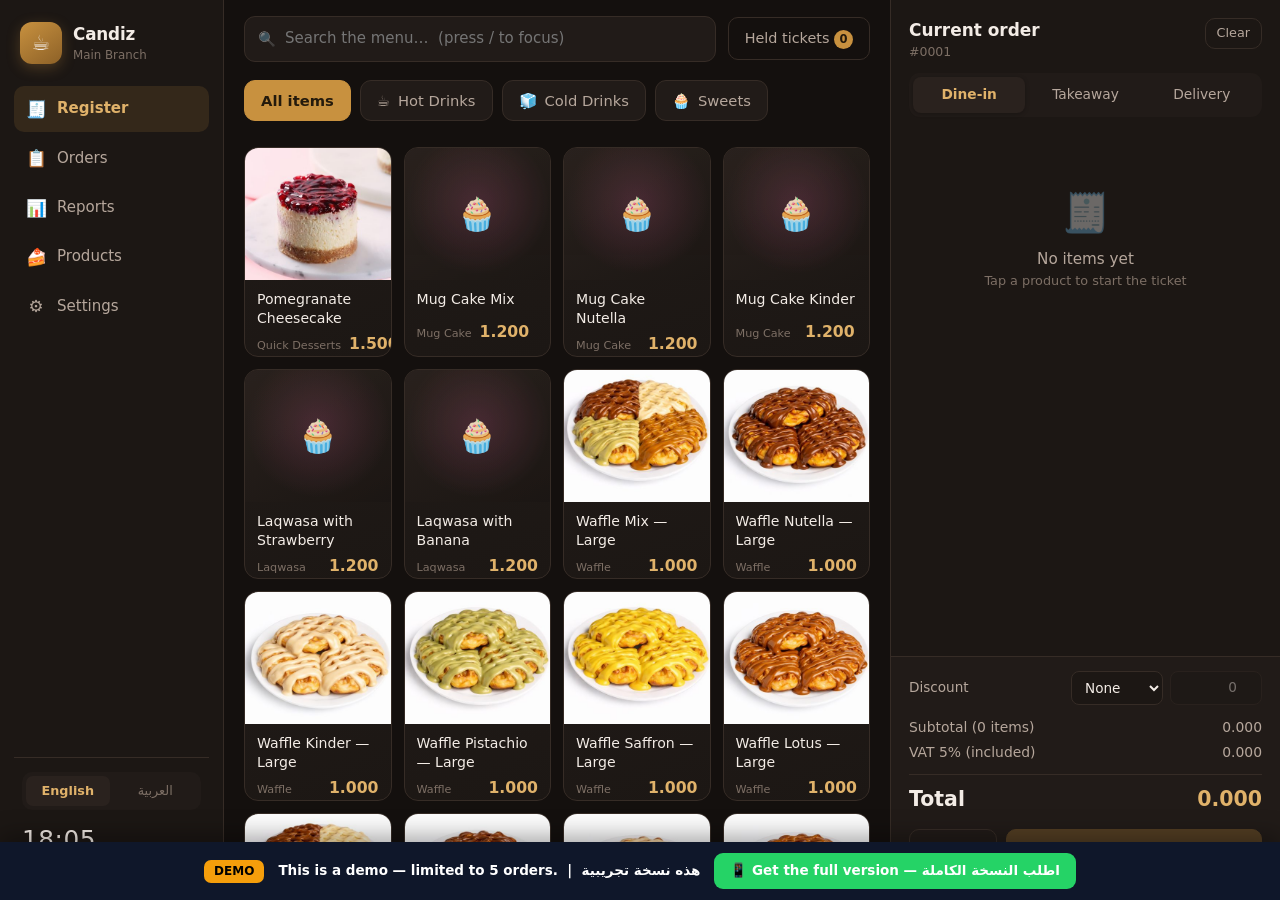
<file: index.html>
<!DOCTYPE html>
<html lang="en" dir="ltr">
<head>
<meta charset="utf-8">
<meta name="viewport" content="width=device-width, initial-scale=1">
<title>Candiz POS — Point of Sale</title>
<link rel="preconnect" href="https://fonts.googleapis.com">
<link rel="preconnect" href="https://fonts.gstatic.com" crossorigin>
<link href="https://fonts.googleapis.com/css2?family=Cairo:wght@400;600;700&display=swap" rel="stylesheet">
<link rel="stylesheet" href="css/styles.css?v=5">
<link rel="icon" href="data:image/svg+xml,<svg xmlns='http://www.w3.org/2000/svg' viewBox='0 0 100 100'><text y='.9em' font-size='90'>☕</text></svg>">
</head>
<body>

<div class="app">

  <!-- ============ SIDEBAR ============ -->
  <aside class="sidebar">
    <div class="brand">
      <div class="brand-mark">☕</div>
      <div class="brand-text">
        <strong id="brandName">Candiz</strong>
        <span id="brandBranch">Main Branch</span>
      </div>
    </div>

    <nav class="nav" id="nav">
      <button class="nav-item active" data-view="pos">     <span class="ico">🧾</span> <span data-i18n="nav_pos">Register</span></button>
      <button class="nav-item"        data-view="orders">  <span class="ico">📋</span> <span data-i18n="nav_orders">Orders</span></button>
      <button class="nav-item"        data-view="reports"> <span class="ico">📊</span> <span data-i18n="nav_reports">Reports</span></button>
      <button class="nav-item"        data-view="products"><span class="ico">🍰</span> <span data-i18n="nav_products">Products</span></button>
      <button class="nav-item"        data-view="settings"><span class="ico">⚙️</span> <span data-i18n="nav_settings">Settings</span></button>
    </nav>

    <div class="sidebar-foot">
      <div class="lang-switch" id="langSwitch">
        <button class="active" data-lang="en">English</button>
        <button data-lang="ar">العربية</button>
      </div>
      <div class="clock" id="clock">--:--</div>
      <div class="date" id="today">—</div>
    </div>
  </aside>

  <!-- ============ MAIN ============ -->
  <main class="main">

    <!-- ---------- REGISTER ---------- -->
    <section class="view active" id="view-pos">
      <div class="pos">

        <div class="pos-menu">
          <header class="toolbar">
            <div class="search-wrap">
              <span class="search-ico">🔍</span>
              <input type="search" id="search" data-i18n-ph="search_ph" placeholder="Search the menu…" autocomplete="off">
            </div>
            <button class="btn ghost" id="heldBtn"><span data-i18n="held_tickets">Held tickets</span> <span class="pill" id="heldCount">0</span></button>
          </header>

          <div class="cat-tabs" id="catTabs"></div>
          <div class="sub-tabs" id="subTabs"></div>

          <div class="grid" id="grid"></div>
        </div>

        <!-- ---------- CART ---------- -->
        <aside class="cart">
          <div class="cart-head">
            <div>
              <div class="cart-title" data-i18n="current_order">Current order</div>
              <div class="cart-sub" id="orderNoLabel">#0001</div>
            </div>
            <button class="btn ghost small" id="clearCart" data-i18n="clear">Clear</button>
          </div>

          <div class="seg" id="orderType">
            <button class="active" data-type="Dine-in" data-i18n="dine_in">Dine-in</button>
            <button data-type="Takeaway" data-i18n="takeaway">Takeaway</button>
            <button data-type="Delivery" data-i18n="delivery">Delivery</button>
          </div>

          <div class="cart-items" id="cartItems"></div>

          <div class="cart-foot">
            <div class="disc-row">
              <label data-i18n="discount">Discount</label>
              <div class="disc-controls">
                <select id="discType">
                  <option value="none" data-i18n="none">None</option>
                  <option value="percent">%</option>
                  <option value="amount" data-i18n="amount">Amount</option>
                </select>
                <input type="number" id="discValue" min="0" step="0.001" value="0" disabled>
              </div>
            </div>

            <div class="totals" id="totals"></div>

            <div class="cart-actions">
              <button class="btn ghost" id="holdBtn" data-i18n="hold">Hold</button>
              <button class="btn primary big" id="payBtn" disabled><span data-i18n="charge">Charge</span> <span id="payAmount">0.000</span></button>
            </div>
          </div>
        </aside>
      </div>
    </section>

    <!-- ---------- ORDERS ---------- -->
    <section class="view" id="view-orders">
      <header class="page-head">
        <h1 data-i18n="orders_title">Orders</h1>
        <div class="page-tools">
          <input type="date" id="ordDate">
          <input type="search" id="ordSearch" data-i18n-ph="ord_search_ph" placeholder="Order # or item…">
          <button class="btn ghost" id="ordAll" data-i18n="all_dates">All dates</button>
          <button class="btn primary" id="ordExcel"><span class="xl-ico">🟩</span> <span data-i18n="export_excel">Export to Excel</span></button>
        </div>
      </header>
      <div class="page-body">
        <div class="ord-summary" id="ordSummary"></div>
        <div class="table-wrap">
          <table class="table" id="ordTable">
            <thead>
              <tr>
                <th data-i18n="th_no">#</th><th data-i18n="th_time">Time</th>
                <th data-i18n="th_type">Type</th><th class="num" data-i18n="th_items">Items</th>
                <th class="num" data-i18n="th_total">Total</th><th data-i18n="th_payment">Payment</th>
                <th data-i18n="th_status">Status</th><th></th>
              </tr>
            </thead>
            <tbody></tbody>
          </table>
        </div>
      </div>
    </section>

    <!-- ---------- REPORTS ---------- -->
    <section class="view" id="view-reports">
      <header class="page-head">
        <h1 data-i18n="reports_title">Reports</h1>
        <div class="page-tools">
          <div class="seg small" id="rangePresets">
            <button class="active" data-range="today" data-i18n="today">Today</button>
            <button data-range="yesterday" data-i18n="yesterday">Yesterday</button>
            <button data-range="week" data-i18n="this_week">This week</button>
            <button data-range="month" data-i18n="this_month">This month</button>
            <button data-range="all" data-i18n="all_time">All time</button>
          </div>
          <input type="date" id="repFrom">
          <span class="dash">→</span>
          <input type="date" id="repTo">
          <button class="btn primary" id="repExcel"><span class="xl-ico">🟩</span> <span data-i18n="export_excel">Export to Excel</span></button>
          <button class="btn ghost" id="repExport" data-i18n="export_csv">Export CSV</button>
        </div>
      </header>

      <div class="page-body">
        <div class="kpis" id="kpis"></div>

        <div class="rep-grid">
          <div class="card">
            <h3 data-i18n="sales_by_hour">Sales by hour</h3>
            <div class="chart" id="hourChart"></div>
          </div>
          <div class="card">
            <h3 data-i18n="payment_methods">Payment methods</h3>
            <div id="payChart"></div>
          </div>
        </div>

        <div class="rep-grid">
          <div class="card">
            <h3 data-i18n="units_by_product">Units sold by product</h3>
            <div class="table-wrap tall">
              <table class="table" id="prodTable">
                <thead><tr>
                  <th data-i18n="th_product">Product</th><th data-i18n="th_category">Category</th>
                  <th class="num" data-i18n="th_units">Units</th><th class="num" data-i18n="th_revenue">Revenue</th>
                  <th class="num" data-i18n="th_profit">Profit</th>
                </tr></thead>
                <tbody></tbody>
              </table>
            </div>
          </div>
          <div class="card">
            <h3 data-i18n="by_category">By category</h3>
            <div id="catBreak"></div>
            <h3 class="mt" data-i18n="daily_revenue">Daily revenue</h3>
            <div class="table-wrap">
              <table class="table" id="dayTable">
                <thead><tr>
                  <th data-i18n="th_date">Date</th><th class="num" data-i18n="th_no">Orders</th>
                  <th class="num" data-i18n="th_units">Units</th><th class="num" data-i18n="th_revenue">Revenue</th>
                </tr></thead>
                <tbody></tbody>
              </table>
            </div>
          </div>
        </div>
      </div>
    </section>

    <!-- ---------- PRODUCTS ---------- -->
    <section class="view" id="view-products">
      <header class="page-head">
        <h1 data-i18n="products_title">Products</h1>
        <div class="page-tools">
          <input type="search" id="prodSearch" data-i18n-ph="prod_search_ph" placeholder="Search products…">
          <button class="btn ghost" id="prodReset" data-i18n="reset_menu">Reset to Candiz menu</button>
          <button class="btn primary" id="prodNew" data-i18n="new_product">+ New product</button>
        </div>
      </header>
      <div class="page-body">
        <div class="table-wrap">
          <table class="table" id="mgmtTable">
            <thead>
              <tr>
                <th style="width:64px"></th>
                <th data-i18n="th_name">Name</th><th data-i18n="th_category">Category</th>
                <th data-i18n="th_sub">Sub-category</th><th class="num" data-i18n="th_price">Price</th>
                <th class="num" data-i18n="th_cost">Cost</th><th class="num" data-i18n="th_margin">Margin</th>
                <th data-i18n="th_status">Status</th><th></th>
              </tr>
            </thead>
            <tbody></tbody>
          </table>
        </div>
      </div>
    </section>

    <!-- ---------- SETTINGS ---------- -->
    <section class="view" id="view-settings">
      <header class="page-head"><h1 data-i18n="settings_title">Settings</h1></header>
      <div class="page-body">
        <div class="set-grid">

          <div class="card">
            <h3 data-i18n="shop_details">Shop details</h3>
            <label class="field"><span data-i18n="shop_name">Shop name</span><input id="setName"></label>
            <label class="field"><span data-i18n="tagline">Tagline</span><input id="setTagline"></label>
            <label class="field"><span data-i18n="branch">Branch</span><input id="setBranch"></label>
            <label class="field"><span data-i18n="phone">Phone</span><input id="setPhone"></label>
            <label class="field"><span data-i18n="address">Address</span><input id="setAddress"></label>
            <label class="field"><span data-i18n="vat_number">VAT number</span><input id="setVatNo"></label>
          </div>

          <div class="card">
            <h3 data-i18n="money_tax">Money &amp; tax</h3>
            <label class="field"><span data-i18n="currency_code">Currency code</span><input id="setCurrency"></label>
            <label class="field"><span data-i18n="decimals">Decimal places</span><input type="number" id="setDecimals" min="0" max="3"></label>
            <label class="field"><span data-i18n="vat_rate">VAT rate (%)</span><input type="number" id="setVat" min="0" step="0.1"></label>
            <label class="field checkbox"><input type="checkbox" id="setVatIncl"><span data-i18n="prices_incl_vat">Menu prices already include VAT</span></label>
            <label class="field"><span data-i18n="service_charge">Service charge (%)</span><input type="number" id="setService" min="0" step="0.1"></label>
          </div>

          <div class="card">
            <h3 data-i18n="receipt">Receipt</h3>
            <label class="field"><span data-i18n="paper_width">Paper width</span>
              <select id="setWidth"><option value="80">80 mm</option><option value="58">58 mm</option></select>
            </label>
            <label class="field"><span data-i18n="footer_msg">Footer message</span><input id="setFooter"></label>
            <label class="field"><span data-i18n="next_order_no">Next order number</span><input type="number" id="setNextNo" min="1"></label>
            <label class="field checkbox"><input type="checkbox" id="setBilingual"><span data-i18n="bilingual_receipt">Print receipts in both languages</span></label>
            <button class="btn ghost" id="testPrint" data-i18n="test_receipt">Print a test receipt</button>
          </div>

          <div class="card">
            <h3 data-i18n="data">Data</h3>
            <p class="muted" data-i18n="data_note">Everything is stored in this browser. Back it up regularly.</p>
            <div class="btn-row">
              <button class="btn ghost" id="backupBtn" data-i18n="download_backup">Download backup</button>
              <button class="btn ghost" id="restoreBtn" data-i18n="restore_backup">Restore backup</button>
              <input type="file" id="restoreFile" accept="application/json" hidden>
            </div>
            <div class="btn-row">
              <button class="btn ghost" id="demoBtn" data-i18n="demo_data">Generate 30 days of sample sales</button>
            </div>
            <hr>
            <p class="muted danger-note" data-i18n="cannot_undo">These cannot be undone.</p>
            <div class="btn-row">
              <button class="btn danger ghost" id="clearOrdersBtn" data-i18n="delete_orders">Delete all orders</button>
              <button class="btn danger ghost" id="resetAllBtn" data-i18n="factory_reset">Factory reset</button>
            </div>
          </div>

        </div>
        <div class="save-bar"><button class="btn primary" id="saveSettings" data-i18n="save_settings">Save settings</button><span id="saveMsg"></span></div>
      </div>
    </section>

  </main>
</div>

<!-- ============ MODALS ============ -->
<div class="modal-back" id="payModal" hidden>
  <div class="modal">
    <header class="modal-head"><h2 data-i18n="payment">Payment</h2><button class="x" data-close>×</button></header>
    <div class="modal-body">
      <div class="pay-due">
        <span data-i18n="amount_due">Amount due</span>
        <strong id="payDue">0.000</strong>
      </div>
      <div class="seg" id="payMethod">
        <button class="active" data-method="Cash" data-i18n="cash">Cash</button>
        <button data-method="Card" data-i18n="card">Card</button>
        <button data-method="Transfer" data-i18n="transfer">Transfer</button>
      </div>

      <div id="cashPane">
        <label class="field"><span data-i18n="cash_received">Cash received</span><input type="number" id="cashIn" step="0.001" min="0"></label>
        <div class="quick-cash" id="quickCash"></div>
        <div class="change-row"><span data-i18n="change">Change</span><strong id="changeOut">0.000</strong></div>
      </div>

      <label class="field"><span data-i18n="customer_opt">Customer / car no. (optional)</span><input id="custNote"></label>
    </div>
    <footer class="modal-foot">
      <button class="btn ghost" data-close data-i18n="cancel">Cancel</button>
      <button class="btn primary big" id="confirmPay" data-i18n="complete_print">Complete &amp; print</button>
    </footer>
  </div>
</div>

<div class="modal-back" id="prodModal" hidden>
  <div class="modal">
    <header class="modal-head"><h2 id="prodModalTitle" data-i18n="new_product">New product</h2><button class="x" data-close>×</button></header>
    <div class="modal-body">
      <div class="photo-field">
        <div class="photo-preview" id="pfPreview"><span>🍽️</span></div>
        <div class="photo-actions">
          <span class="field-label" data-i18n="product_photo">Photo</span>
          <button class="btn ghost small" id="pfPickPhoto" data-i18n="choose_photo">Choose photo…</button>
          <button class="btn ghost small" id="pfDropPhoto" data-i18n="remove_photo">Remove</button>
          <input type="file" id="pfPhotoFile" accept="image/*" hidden>
        </div>
      </div>
      <label class="field"><span data-i18n="name_en">Name (English)</span><input id="pfName"></label>
      <label class="field"><span data-i18n="name_ar">Name (Arabic)</span><input id="pfNameAr" dir="rtl"></label>
      <label class="field"><span data-i18n="th_category">Category</span><input id="pfCat" list="catList"><datalist id="catList"></datalist></label>
      <label class="field"><span data-i18n="th_sub">Sub-category</span><input id="pfSub" list="subList"><datalist id="subList"></datalist></label>
      <div class="field-row">
        <label class="field"><span data-i18n="selling_price">Selling price</span><input type="number" id="pfPrice" step="0.001" min="0"></label>
        <label class="field"><span data-i18n="cost_price">Cost</span><input type="number" id="pfCost" step="0.001" min="0"></label>
      </div>
      <label class="field checkbox"><input type="checkbox" id="pfActive" checked><span data-i18n="available_register">Available on the register</span></label>
    </div>
    <footer class="modal-foot">
      <button class="btn ghost" data-close data-i18n="cancel">Cancel</button>
      <button class="btn primary" id="pfSave" data-i18n="save_product">Save product</button>
    </footer>
  </div>
</div>

<div class="modal-back" id="heldModal" hidden>
  <div class="modal">
    <header class="modal-head"><h2 data-i18n="held_tickets">Held tickets</h2><button class="x" data-close>×</button></header>
    <div class="modal-body" id="heldList"></div>
    <footer class="modal-foot"><button class="btn ghost" data-close data-i18n="cancel">Cancel</button></footer>
  </div>
</div>

<div class="toast" id="toast" hidden></div>

<!-- Receipt lives outside .app so print CSS can isolate it -->
<div id="receipt" class="receipt"></div>

<script src="js/menu-data.js?v=5"></script>
<script src="js/i18n.js"></script>
<script src="js/store.js?v=5"></script>
<script src="js/xlsx.js?v=5"></script>
<script src="js/receipt.js?v=5"></script>
<script src="js/pos.js?v=5"></script>
<script src="js/orders.js?v=5"></script>
<script src="js/reports.js?v=5"></script>
<script src="js/products.js?v=5"></script>
<script src="js/settings.js?v=5"></script>
<script src="js/app.js?v=5"></script>
<script src="js/demo.js"></script>
</body>
</html>
</file>
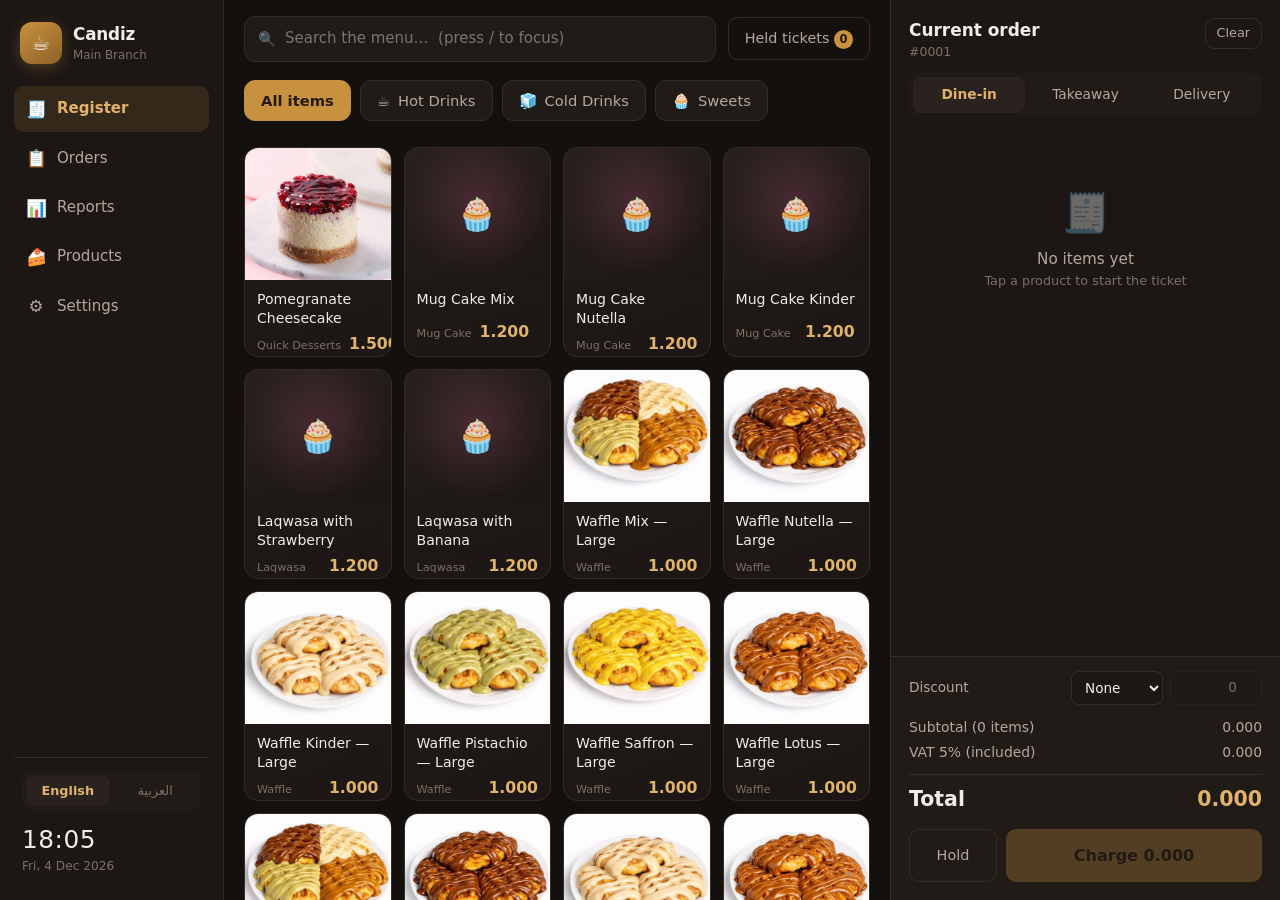
<file: coffeshop/index.html>
<!DOCTYPE html>
<html lang="en" dir="ltr">
<head>
<meta charset="utf-8">
<meta name="viewport" content="width=device-width, initial-scale=1">
<title>Candiz POS — Point of Sale</title>
<link rel="preconnect" href="https://fonts.googleapis.com">
<link rel="preconnect" href="https://fonts.gstatic.com" crossorigin>
<link href="https://fonts.googleapis.com/css2?family=Cairo:wght@400;600;700&display=swap" rel="stylesheet">
<link rel="stylesheet" href="css/styles.css?v=5">
<link rel="icon" href="data:image/svg+xml,<svg xmlns='http://www.w3.org/2000/svg' viewBox='0 0 100 100'><text y='.9em' font-size='90'>☕</text></svg>">
</head>
<body>

<div class="app">

  <!-- ============ SIDEBAR ============ -->
  <aside class="sidebar">
    <div class="brand">
      <div class="brand-mark">☕</div>
      <div class="brand-text">
        <strong id="brandName">Candiz</strong>
        <span id="brandBranch">Main Branch</span>
      </div>
    </div>

    <nav class="nav" id="nav">
      <button class="nav-item active" data-view="pos">     <span class="ico">🧾</span> <span data-i18n="nav_pos">Register</span></button>
      <button class="nav-item"        data-view="orders">  <span class="ico">📋</span> <span data-i18n="nav_orders">Orders</span></button>
      <button class="nav-item"        data-view="reports"> <span class="ico">📊</span> <span data-i18n="nav_reports">Reports</span></button>
      <button class="nav-item"        data-view="products"><span class="ico">🍰</span> <span data-i18n="nav_products">Products</span></button>
      <button class="nav-item"        data-view="settings"><span class="ico">⚙️</span> <span data-i18n="nav_settings">Settings</span></button>
    </nav>

    <div class="sidebar-foot">
      <div class="lang-switch" id="langSwitch">
        <button class="active" data-lang="en">English</button>
        <button data-lang="ar">العربية</button>
      </div>
      <div class="clock" id="clock">--:--</div>
      <div class="date" id="today">—</div>
    </div>
  </aside>

  <!-- ============ MAIN ============ -->
  <main class="main">

    <!-- ---------- REGISTER ---------- -->
    <section class="view active" id="view-pos">
      <div class="pos">

        <div class="pos-menu">
          <header class="toolbar">
            <div class="search-wrap">
              <span class="search-ico">🔍</span>
              <input type="search" id="search" data-i18n-ph="search_ph" placeholder="Search the menu…" autocomplete="off">
            </div>
            <button class="btn ghost" id="heldBtn"><span data-i18n="held_tickets">Held tickets</span> <span class="pill" id="heldCount">0</span></button>
          </header>

          <div class="cat-tabs" id="catTabs"></div>
          <div class="sub-tabs" id="subTabs"></div>

          <div class="grid" id="grid"></div>
        </div>

        <!-- ---------- CART ---------- -->
        <aside class="cart">
          <div class="cart-head">
            <div>
              <div class="cart-title" data-i18n="current_order">Current order</div>
              <div class="cart-sub" id="orderNoLabel">#0001</div>
            </div>
            <button class="btn ghost small" id="clearCart" data-i18n="clear">Clear</button>
          </div>

          <div class="seg" id="orderType">
            <button class="active" data-type="Dine-in" data-i18n="dine_in">Dine-in</button>
            <button data-type="Takeaway" data-i18n="takeaway">Takeaway</button>
            <button data-type="Delivery" data-i18n="delivery">Delivery</button>
          </div>

          <div class="cart-items" id="cartItems"></div>

          <div class="cart-foot">
            <div class="disc-row">
              <label data-i18n="discount">Discount</label>
              <div class="disc-controls">
                <select id="discType">
                  <option value="none" data-i18n="none">None</option>
                  <option value="percent">%</option>
                  <option value="amount" data-i18n="amount">Amount</option>
                </select>
                <input type="number" id="discValue" min="0" step="0.001" value="0" disabled>
              </div>
            </div>

            <div class="totals" id="totals"></div>

            <div class="cart-actions">
              <button class="btn ghost" id="holdBtn" data-i18n="hold">Hold</button>
              <button class="btn primary big" id="payBtn" disabled><span data-i18n="charge">Charge</span> <span id="payAmount">0.000</span></button>
            </div>
          </div>
        </aside>
      </div>
    </section>

    <!-- ---------- ORDERS ---------- -->
    <section class="view" id="view-orders">
      <header class="page-head">
        <h1 data-i18n="orders_title">Orders</h1>
        <div class="page-tools">
          <input type="date" id="ordDate">
          <input type="search" id="ordSearch" data-i18n-ph="ord_search_ph" placeholder="Order # or item…">
          <button class="btn ghost" id="ordAll" data-i18n="all_dates">All dates</button>
          <button class="btn primary" id="ordExcel"><span class="xl-ico">🟩</span> <span data-i18n="export_excel">Export to Excel</span></button>
        </div>
      </header>
      <div class="page-body">
        <div class="ord-summary" id="ordSummary"></div>
        <div class="table-wrap">
          <table class="table" id="ordTable">
            <thead>
              <tr>
                <th data-i18n="th_no">#</th><th data-i18n="th_time">Time</th>
                <th data-i18n="th_type">Type</th><th class="num" data-i18n="th_items">Items</th>
                <th class="num" data-i18n="th_total">Total</th><th data-i18n="th_payment">Payment</th>
                <th data-i18n="th_status">Status</th><th></th>
              </tr>
            </thead>
            <tbody></tbody>
          </table>
        </div>
      </div>
    </section>

    <!-- ---------- REPORTS ---------- -->
    <section class="view" id="view-reports">
      <header class="page-head">
        <h1 data-i18n="reports_title">Reports</h1>
        <div class="page-tools">
          <div class="seg small" id="rangePresets">
            <button class="active" data-range="today" data-i18n="today">Today</button>
            <button data-range="yesterday" data-i18n="yesterday">Yesterday</button>
            <button data-range="week" data-i18n="this_week">This week</button>
            <button data-range="month" data-i18n="this_month">This month</button>
            <button data-range="all" data-i18n="all_time">All time</button>
          </div>
          <input type="date" id="repFrom">
          <span class="dash">→</span>
          <input type="date" id="repTo">
          <button class="btn primary" id="repExcel"><span class="xl-ico">🟩</span> <span data-i18n="export_excel">Export to Excel</span></button>
          <button class="btn ghost" id="repExport" data-i18n="export_csv">Export CSV</button>
        </div>
      </header>

      <div class="page-body">
        <div class="kpis" id="kpis"></div>

        <div class="rep-grid">
          <div class="card">
            <h3 data-i18n="sales_by_hour">Sales by hour</h3>
            <div class="chart" id="hourChart"></div>
          </div>
          <div class="card">
            <h3 data-i18n="payment_methods">Payment methods</h3>
            <div id="payChart"></div>
          </div>
        </div>

        <div class="rep-grid">
          <div class="card">
            <h3 data-i18n="units_by_product">Units sold by product</h3>
            <div class="table-wrap tall">
              <table class="table" id="prodTable">
                <thead><tr>
                  <th data-i18n="th_product">Product</th><th data-i18n="th_category">Category</th>
                  <th class="num" data-i18n="th_units">Units</th><th class="num" data-i18n="th_revenue">Revenue</th>
                  <th class="num" data-i18n="th_profit">Profit</th>
                </tr></thead>
                <tbody></tbody>
              </table>
            </div>
          </div>
          <div class="card">
            <h3 data-i18n="by_category">By category</h3>
            <div id="catBreak"></div>
            <h3 class="mt" data-i18n="daily_revenue">Daily revenue</h3>
            <div class="table-wrap">
              <table class="table" id="dayTable">
                <thead><tr>
                  <th data-i18n="th_date">Date</th><th class="num" data-i18n="th_no">Orders</th>
                  <th class="num" data-i18n="th_units">Units</th><th class="num" data-i18n="th_revenue">Revenue</th>
                </tr></thead>
                <tbody></tbody>
              </table>
            </div>
          </div>
        </div>
      </div>
    </section>

    <!-- ---------- PRODUCTS ---------- -->
    <section class="view" id="view-products">
      <header class="page-head">
        <h1 data-i18n="products_title">Products</h1>
        <div class="page-tools">
          <input type="search" id="prodSearch" data-i18n-ph="prod_search_ph" placeholder="Search products…">
          <button class="btn ghost" id="prodReset" data-i18n="reset_menu">Reset to Candiz menu</button>
          <button class="btn primary" id="prodNew" data-i18n="new_product">+ New product</button>
        </div>
      </header>
      <div class="page-body">
        <div class="table-wrap">
          <table class="table" id="mgmtTable">
            <thead>
              <tr>
                <th style="width:64px"></th>
                <th data-i18n="th_name">Name</th><th data-i18n="th_category">Category</th>
                <th data-i18n="th_sub">Sub-category</th><th class="num" data-i18n="th_price">Price</th>
                <th class="num" data-i18n="th_cost">Cost</th><th class="num" data-i18n="th_margin">Margin</th>
                <th data-i18n="th_status">Status</th><th></th>
              </tr>
            </thead>
            <tbody></tbody>
          </table>
        </div>
      </div>
    </section>

    <!-- ---------- SETTINGS ---------- -->
    <section class="view" id="view-settings">
      <header class="page-head"><h1 data-i18n="settings_title">Settings</h1></header>
      <div class="page-body">
        <div class="set-grid">

          <div class="card">
            <h3 data-i18n="shop_details">Shop details</h3>
            <label class="field"><span data-i18n="shop_name">Shop name</span><input id="setName"></label>
            <label class="field"><span data-i18n="tagline">Tagline</span><input id="setTagline"></label>
            <label class="field"><span data-i18n="branch">Branch</span><input id="setBranch"></label>
            <label class="field"><span data-i18n="phone">Phone</span><input id="setPhone"></label>
            <label class="field"><span data-i18n="address">Address</span><input id="setAddress"></label>
            <label class="field"><span data-i18n="vat_number">VAT number</span><input id="setVatNo"></label>
          </div>

          <div class="card">
            <h3 data-i18n="money_tax">Money &amp; tax</h3>
            <label class="field"><span data-i18n="currency_code">Currency code</span><input id="setCurrency"></label>
            <label class="field"><span data-i18n="decimals">Decimal places</span><input type="number" id="setDecimals" min="0" max="3"></label>
            <label class="field"><span data-i18n="vat_rate">VAT rate (%)</span><input type="number" id="setVat" min="0" step="0.1"></label>
            <label class="field checkbox"><input type="checkbox" id="setVatIncl"><span data-i18n="prices_incl_vat">Menu prices already include VAT</span></label>
            <label class="field"><span data-i18n="service_charge">Service charge (%)</span><input type="number" id="setService" min="0" step="0.1"></label>
          </div>

          <div class="card">
            <h3 data-i18n="receipt">Receipt</h3>
            <label class="field"><span data-i18n="paper_width">Paper width</span>
              <select id="setWidth"><option value="80">80 mm</option><option value="58">58 mm</option></select>
            </label>
            <label class="field"><span data-i18n="footer_msg">Footer message</span><input id="setFooter"></label>
            <label class="field"><span data-i18n="next_order_no">Next order number</span><input type="number" id="setNextNo" min="1"></label>
            <label class="field checkbox"><input type="checkbox" id="setBilingual"><span data-i18n="bilingual_receipt">Print receipts in both languages</span></label>
            <button class="btn ghost" id="testPrint" data-i18n="test_receipt">Print a test receipt</button>
          </div>

          <div class="card">
            <h3 data-i18n="data">Data</h3>
            <p class="muted" data-i18n="data_note">Everything is stored in this browser. Back it up regularly.</p>
            <div class="btn-row">
              <button class="btn ghost" id="backupBtn" data-i18n="download_backup">Download backup</button>
              <button class="btn ghost" id="restoreBtn" data-i18n="restore_backup">Restore backup</button>
              <input type="file" id="restoreFile" accept="application/json" hidden>
            </div>
            <div class="btn-row">
              <button class="btn ghost" id="demoBtn" data-i18n="demo_data">Generate 30 days of sample sales</button>
            </div>
            <hr>
            <p class="muted danger-note" data-i18n="cannot_undo">These cannot be undone.</p>
            <div class="btn-row">
              <button class="btn danger ghost" id="clearOrdersBtn" data-i18n="delete_orders">Delete all orders</button>
              <button class="btn danger ghost" id="resetAllBtn" data-i18n="factory_reset">Factory reset</button>
            </div>
          </div>

        </div>
        <div class="save-bar"><button class="btn primary" id="saveSettings" data-i18n="save_settings">Save settings</button><span id="saveMsg"></span></div>
      </div>
    </section>

  </main>
</div>

<!-- ============ MODALS ============ -->
<div class="modal-back" id="payModal" hidden>
  <div class="modal">
    <header class="modal-head"><h2 data-i18n="payment">Payment</h2><button class="x" data-close>×</button></header>
    <div class="modal-body">
      <div class="pay-due">
        <span data-i18n="amount_due">Amount due</span>
        <strong id="payDue">0.000</strong>
      </div>
      <div class="seg" id="payMethod">
        <button class="active" data-method="Cash" data-i18n="cash">Cash</button>
        <button data-method="Card" data-i18n="card">Card</button>
        <button data-method="Transfer" data-i18n="transfer">Transfer</button>
      </div>

      <div id="cashPane">
        <label class="field"><span data-i18n="cash_received">Cash received</span><input type="number" id="cashIn" step="0.001" min="0"></label>
        <div class="quick-cash" id="quickCash"></div>
        <div class="change-row"><span data-i18n="change">Change</span><strong id="changeOut">0.000</strong></div>
      </div>

      <label class="field"><span data-i18n="customer_opt">Customer / car no. (optional)</span><input id="custNote"></label>
    </div>
    <footer class="modal-foot">
      <button class="btn ghost" data-close data-i18n="cancel">Cancel</button>
      <button class="btn primary big" id="confirmPay" data-i18n="complete_print">Complete &amp; print</button>
    </footer>
  </div>
</div>

<div class="modal-back" id="prodModal" hidden>
  <div class="modal">
    <header class="modal-head"><h2 id="prodModalTitle" data-i18n="new_product">New product</h2><button class="x" data-close>×</button></header>
    <div class="modal-body">
      <div class="photo-field">
        <div class="photo-preview" id="pfPreview"><span>🍽️</span></div>
        <div class="photo-actions">
          <span class="field-label" data-i18n="product_photo">Photo</span>
          <button class="btn ghost small" id="pfPickPhoto" data-i18n="choose_photo">Choose photo…</button>
          <button class="btn ghost small" id="pfDropPhoto" data-i18n="remove_photo">Remove</button>
          <input type="file" id="pfPhotoFile" accept="image/*" hidden>
        </div>
      </div>
      <label class="field"><span data-i18n="name_en">Name (English)</span><input id="pfName"></label>
      <label class="field"><span data-i18n="name_ar">Name (Arabic)</span><input id="pfNameAr" dir="rtl"></label>
      <label class="field"><span data-i18n="th_category">Category</span><input id="pfCat" list="catList"><datalist id="catList"></datalist></label>
      <label class="field"><span data-i18n="th_sub">Sub-category</span><input id="pfSub" list="subList"><datalist id="subList"></datalist></label>
      <div class="field-row">
        <label class="field"><span data-i18n="selling_price">Selling price</span><input type="number" id="pfPrice" step="0.001" min="0"></label>
        <label class="field"><span data-i18n="cost_price">Cost</span><input type="number" id="pfCost" step="0.001" min="0"></label>
      </div>
      <label class="field checkbox"><input type="checkbox" id="pfActive" checked><span data-i18n="available_register">Available on the register</span></label>
    </div>
    <footer class="modal-foot">
      <button class="btn ghost" data-close data-i18n="cancel">Cancel</button>
      <button class="btn primary" id="pfSave" data-i18n="save_product">Save product</button>
    </footer>
  </div>
</div>

<div class="modal-back" id="heldModal" hidden>
  <div class="modal">
    <header class="modal-head"><h2 data-i18n="held_tickets">Held tickets</h2><button class="x" data-close>×</button></header>
    <div class="modal-body" id="heldList"></div>
    <footer class="modal-foot"><button class="btn ghost" data-close data-i18n="cancel">Cancel</button></footer>
  </div>
</div>

<div class="toast" id="toast" hidden></div>

<!-- Receipt lives outside .app so print CSS can isolate it -->
<div id="receipt" class="receipt"></div>

<script src="js/menu-data.js?v=5"></script>
<script src="js/i18n.js"></script>
<script src="js/store.js?v=5"></script>
<script src="js/xlsx.js?v=5"></script>
<script src="js/receipt.js?v=5"></script>
<script src="js/pos.js?v=5"></script>
<script src="js/orders.js?v=5"></script>
<script src="js/reports.js?v=5"></script>
<script src="js/products.js?v=5"></script>
<script src="js/settings.js?v=5"></script>
<script src="js/app.js?v=5"></script>
</body>
</html>
</file>
<file: css/styles.css>
/* ============================================================
   Candiz POS — stylesheet
   Dark "espresso" theme with a warm brass accent.
   ============================================================ */

:root{
  --bg:            #14100e;
  --bg-2:          #1c1714;
  --panel:         #211b18;
  --panel-2:       #2a221e;
  --line:          #362c26;
  --line-soft:     #2b231e;

  --text:          #f3ece6;
  --text-2:        #b6a79c;
  --text-3:        #7d6f65;

  --accent:        #c8913f;
  --accent-soft:   #e0b26a;
  --accent-dim:    rgba(200,145,63,.14);

  --green:         #5aa86f;
  --red:           #cf5f52;
  --blue:          #5b90c4;

  --radius:        14px;
  --radius-sm:     10px;
  --shadow:        0 10px 30px rgba(0,0,0,.45);

  --sidebar-w:     224px;
  --cart-w:        390px;

  --font: "Segoe UI", system-ui, -apple-system, "Helvetica Neue", Arial, sans-serif;
}

*{ box-sizing:border-box; }
html,body{ height:100%; }
body{
  margin:0; font-family:var(--font); background:var(--bg); color:var(--text);
  font-size:15px; line-height:1.45; -webkit-font-smoothing:antialiased;
  overflow:hidden;
}
button,input,select,textarea{ font:inherit; color:inherit; }
h1,h2,h3{ margin:0; font-weight:600; letter-spacing:-.01em; }
h1{ font-size:1.5rem; }
h3{ font-size:.95rem; color:var(--text-2); text-transform:uppercase; letter-spacing:.06em; font-weight:600; }
hr{ border:0; border-top:1px solid var(--line); margin:18px 0; }
.mt{ margin-top:22px; }
.muted{ color:var(--text-3); font-size:.85rem; margin:.2rem 0 .8rem; }
.num{ text-align:right; font-variant-numeric:tabular-nums; }

/* ---------- scrollbars ---------- */
::-webkit-scrollbar{ width:10px; height:10px; }
::-webkit-scrollbar-track{ background:transparent; }
::-webkit-scrollbar-thumb{ background:#3b302a; border-radius:20px; border:2px solid var(--bg); }
::-webkit-scrollbar-thumb:hover{ background:#4d3f36; }

/* ============================================================
   LAYOUT
   ============================================================ */
.app{ display:flex; height:100vh; }

.sidebar{
  width:var(--sidebar-w); flex:0 0 var(--sidebar-w);
  background:var(--bg-2); border-right:1px solid var(--line);
  display:flex; flex-direction:column; padding:20px 14px;
}
.brand{ display:flex; align-items:center; gap:11px; padding:2px 6px 22px; }
.brand-mark{
  width:42px; height:42px; flex:0 0 42px; border-radius:12px;
  background:linear-gradient(145deg,var(--accent),#8d6127);
  display:grid; place-items:center; font-size:21px;
  box-shadow:0 4px 14px rgba(200,145,63,.28);
}
.brand-text{ display:flex; flex-direction:column; min-width:0; }
.brand-text strong{ font-size:1.05rem; letter-spacing:-.01em; }
.brand-text span{ font-size:.74rem; color:var(--text-3); white-space:nowrap; overflow:hidden; text-overflow:ellipsis; }

.nav{ display:flex; flex-direction:column; gap:3px; }
.nav-item{
  display:flex; align-items:center; gap:11px; width:100%;
  padding:11px 12px; border:0; border-radius:var(--radius-sm);
  background:transparent; color:var(--text-2); cursor:pointer;
  font-size:.94rem; text-align:left; transition:background .14s, color .14s;
}
.nav-item .ico{ font-size:1.05rem; width:20px; text-align:center; }
.nav-item:hover{ background:var(--panel); color:var(--text); }
.nav-item.active{ background:var(--accent-dim); color:var(--accent-soft); font-weight:600; }

.sidebar-foot{ margin-top:auto; padding:14px 8px 4px; border-top:1px solid var(--line); }
.clock{ font-size:1.55rem; font-weight:300; letter-spacing:.02em; font-variant-numeric:tabular-nums; }
.date{ font-size:.76rem; color:var(--text-3); }

.main{ flex:1; min-width:0; display:flex; }
.view{ display:none; flex:1; min-width:0; flex-direction:column; }
.view.active{ display:flex; }

/* ============================================================
   REGISTER
   ============================================================ */
.pos{ display:flex; flex:1; min-height:0; }
.pos-menu{ flex:1; min-width:0; display:flex; flex-direction:column; }

.toolbar{ display:flex; gap:12px; align-items:center; padding:16px 20px 12px; }
.search-wrap{ position:relative; flex:1; max-width:520px; }
.search-ico{ position:absolute; left:14px; top:50%; transform:translateY(-50%); opacity:.5; font-size:.9rem; }
#search{
  width:100%; padding:11px 14px 11px 40px; border-radius:11px;
  border:1px solid var(--line); background:var(--panel); outline:none; transition:border-color .15s;
}
#search:focus{ border-color:var(--accent); }
#search::-webkit-search-cancel-button{ filter:invert(.6); }

.cat-tabs{ display:flex; gap:9px; padding:6px 20px 10px; flex-wrap:wrap; }
.cat-tab{
  display:flex; align-items:center; gap:8px;
  padding:9px 16px; border-radius:11px; cursor:pointer;
  border:1px solid var(--line); background:var(--panel); color:var(--text-2);
  transition:all .15s; font-size:.92rem;
}
.cat-tab:hover{ border-color:#4a3d34; color:var(--text); }
.cat-tab.active{ background:var(--accent); border-color:var(--accent); color:#241a0c; font-weight:600; }

.sub-tabs{ display:flex; gap:7px; padding:0 20px 12px; flex-wrap:wrap; }
.sub-tab{
  padding:5px 12px; border-radius:20px; cursor:pointer; font-size:.82rem;
  border:1px solid var(--line-soft); background:transparent; color:var(--text-3);
  transition:all .14s;
}
.sub-tab:hover{ color:var(--text); border-color:#4a3d34; }
.sub-tab.active{ background:var(--panel-2); color:var(--accent-soft); border-color:#4a3d34; }

.grid{
  flex:1; overflow-y:auto; padding:4px 20px 24px;
  display:grid; grid-template-columns:repeat(auto-fill,minmax(158px,1fr)); gap:12px; align-content:start;
}
.tile{
  position:relative; display:flex; flex-direction:column; padding:0; overflow:hidden;
  min-height:210px; text-align:start; cursor:pointer;
  border:1px solid var(--line); border-radius:var(--radius);
  background:linear-gradient(160deg,var(--panel),var(--bg-2));
  transition:transform .12s, border-color .15s, box-shadow .15s;
}
.tile:hover{ transform:translateY(-2px); border-color:var(--accent); box-shadow:0 8px 20px rgba(0,0,0,.35); }
.tile:active{ transform:translateY(0) scale(.985); }

/* Explicit height, not aspect-ratio: as a flex item inside a grid cell the
   ratio cannot resolve during row sizing and the photo collapses to zero. */
.tile .t-photo{
  position:relative; width:100%; height:132px; flex:0 0 132px; overflow:hidden;
  background:linear-gradient(150deg,var(--panel-2),var(--bg-2));
}
.tile .t-img{ width:100%; height:100%; object-fit:cover; display:block; transition:transform .25s; }
.tile:hover .t-img{ transform:scale(1.05); }
/* No photo yet — the category icon on a tint of its own accent colour. */
.tile .t-img.broken{ display:none; }
.tile .t-placeholder{
  position:absolute; inset:0; display:grid; place-items:center; font-size:2rem;
  background:
    radial-gradient(circle at 50% 42%, color-mix(in srgb, var(--accent-cat) 26%, transparent), transparent 68%),
    linear-gradient(150deg, var(--panel-2), var(--bg-2));
  opacity:.9;
}
.tile:hover .t-placeholder{ opacity:1; }
.tile .t-img{ position:relative; z-index:1; }

.tile .t-body{ padding:10px 12px 12px; display:flex; flex-direction:column; gap:6px; flex:1; }
.tile .t-name{ font-size:.88rem; font-weight:500; line-height:1.32; }
.tile .t-foot{ display:flex; align-items:baseline; justify-content:space-between; gap:8px; margin-top:auto; }
.tile .t-sub{ font-size:.7rem; color:var(--text-3); overflow:hidden; text-overflow:ellipsis; white-space:nowrap; }
.tile .t-price{ font-size:.98rem; font-weight:700; color:var(--accent-soft); font-variant-numeric:tabular-nums; }
.tile .t-badge{
  position:absolute; top:8px; inset-inline-end:8px; min-width:24px; height:24px; padding:0 7px;
  border-radius:12px; background:var(--accent); color:#241a0c; z-index:2;
  font-size:.78rem; font-weight:700; display:grid; place-items:center;
  box-shadow:0 2px 8px rgba(0,0,0,.4);
}
.grid-empty{ grid-column:1/-1; text-align:center; color:var(--text-3); padding:60px 0; }

/* ---------- cart ---------- */
.cart{
  width:var(--cart-w); flex:0 0 var(--cart-w);
  background:var(--bg-2); border-left:1px solid var(--line);
  display:flex; flex-direction:column;
}
.cart-head{ display:flex; justify-content:space-between; align-items:flex-start; padding:18px 18px 12px; }
.cart-title{ font-size:1.06rem; font-weight:600; }
.cart-sub{ font-size:.78rem; color:var(--text-3); font-variant-numeric:tabular-nums; }

.seg{ display:flex; gap:4px; margin:0 18px 12px; padding:4px; background:var(--panel); border-radius:11px; }
.seg button{
  flex:1; padding:8px 6px; border:0; border-radius:8px; background:transparent;
  color:var(--text-2); cursor:pointer; font-size:.86rem; transition:all .14s;
}
.seg button:hover{ color:var(--text); }
.seg button.active{ background:var(--panel-2); color:var(--accent-soft); font-weight:600; box-shadow:0 1px 4px rgba(0,0,0,.25); }
.seg.small button{ padding:6px 11px; font-size:.82rem; flex:0 0 auto; }

.cart-items{ flex:1; overflow-y:auto; padding:0 12px; }
.line{
  display:grid; grid-template-columns:auto 1fr auto; gap:4px 10px;
  padding:11px 8px; border-bottom:1px solid var(--line-soft); align-items:center;
}
.line-img{
  grid-row:1/3; width:42px; height:42px; border-radius:9px; object-fit:cover;
  background:var(--panel-2); border:1px solid var(--line);
}
.line-name{ font-size:.9rem; font-weight:500; grid-column:2; }
.line-meta{ font-size:.74rem; color:var(--text-3); grid-column:2; }
.line-total{ font-weight:600; font-variant-numeric:tabular-nums; grid-column:3; }
.line-qty{ grid-column:3; display:flex; align-items:center; gap:7px; }
.qbtn{
  width:25px; height:25px; border-radius:7px; border:1px solid var(--line);
  background:var(--panel); color:var(--text-2); cursor:pointer; line-height:1;
  display:grid; place-items:center; font-size:.95rem; transition:all .13s;
}
.qbtn:hover{ background:var(--panel-2); color:var(--text); border-color:#4a3d34; }
.qbtn.del:hover{ background:rgba(207,95,82,.16); color:var(--red); border-color:var(--red); }
.qty{ min-width:22px; text-align:center; font-variant-numeric:tabular-nums; font-weight:600; font-size:.9rem; }

.empty-cart{ text-align:center; color:var(--text-3); padding:56px 20px; }
.empty-ico{ font-size:2.4rem; opacity:.35; margin-bottom:8px; }
.empty-cart p{ margin:0; font-size:.95rem; color:var(--text-2); }
.empty-cart span{ font-size:.8rem; }

.cart-foot{ border-top:1px solid var(--line); padding:14px 18px 18px; background:var(--panel); }
.disc-row{ display:flex; align-items:center; justify-content:space-between; margin-bottom:12px; }
.disc-row label{ font-size:.85rem; color:var(--text-2); }
.disc-controls{ display:flex; gap:7px; }
.disc-controls select,.disc-controls input{
  padding:6px 9px; border-radius:8px; border:1px solid var(--line);
  background:var(--bg-2); outline:none; font-size:.85rem;
}
.disc-controls select{ width:92px; }
.disc-controls input{ width:92px; text-align:right; }
.disc-controls input:disabled{ opacity:.4; }

.totals{ display:flex; flex-direction:column; gap:5px; margin-bottom:14px; }
.trow{ display:flex; justify-content:space-between; font-size:.87rem; color:var(--text-2); font-variant-numeric:tabular-nums; }
.trow.discount span:last-child{ color:var(--green); }
.trow.grand{
  font-size:1.28rem; font-weight:700; color:var(--text);
  border-top:1px solid var(--line); margin-top:7px; padding-top:10px;
}
.trow.grand span:last-child{ color:var(--accent-soft); }

.cart-actions{ display:flex; gap:9px; }
.cart-actions .btn.ghost{ flex:0 0 88px; }
.cart-actions .btn.primary{ flex:1; }

/* ============================================================
   BUTTONS
   ============================================================ */
.btn{
  padding:10px 16px; border-radius:10px; cursor:pointer; font-size:.9rem;
  border:1px solid transparent; background:var(--panel-2); color:var(--text);
  transition:all .14s; white-space:nowrap;
}
.btn:hover{ filter:brightness(1.12); }
.btn:active{ transform:scale(.98); }
.btn.ghost{ background:transparent; border-color:var(--line); color:var(--text-2); }
.btn.ghost:hover{ border-color:#4a3d34; color:var(--text); background:var(--panel); }
.btn.primary{ background:var(--accent); color:#241a0c; font-weight:700; border-color:var(--accent); }
.btn.primary:disabled{ opacity:.3; cursor:not-allowed; filter:none; transform:none; }
.btn.big{ padding:14px 18px; font-size:1rem; }
.btn.small{ padding:5px 11px; font-size:.8rem; }
.btn.danger{ color:var(--red); border-color:rgba(207,95,82,.4); }
.btn.danger:hover{ background:rgba(207,95,82,.12); border-color:var(--red); color:var(--red); }
.btn-row{ display:flex; gap:9px; flex-wrap:wrap; margin-bottom:10px; }
.pill{
  display:inline-grid; place-items:center; min-width:19px; height:19px; padding:0 5px;
  border-radius:10px; background:var(--accent); color:#241a0c; font-size:.72rem; font-weight:700;
}

/* ============================================================
   PAGES (orders / reports / products / settings)
   ============================================================ */
.page-head{
  display:flex; align-items:center; justify-content:space-between; gap:16px; flex-wrap:wrap;
  padding:20px 26px 16px; border-bottom:1px solid var(--line);
}
.page-tools{ display:flex; align-items:center; gap:9px; flex-wrap:wrap; }
.page-tools input,.page-tools select{
  padding:8px 12px; border-radius:9px; border:1px solid var(--line);
  background:var(--panel); outline:none; font-size:.88rem;
}
.page-tools input:focus{ border-color:var(--accent); }
.page-tools input[type=date]::-webkit-calendar-picker-indicator{ filter:invert(.7); cursor:pointer; }
.dash{ color:var(--text-3); }
.page-body{ flex:1; overflow-y:auto; padding:22px 26px 40px; }

.card{
  background:var(--panel); border:1px solid var(--line);
  border-radius:var(--radius); padding:18px 20px 20px;
}
.card h3{ margin-bottom:14px; }

/* ---------- tables ---------- */
.table-wrap{ overflow-x:auto; border:1px solid var(--line); border-radius:var(--radius); background:var(--panel); }
.table-wrap.tall{ max-height:420px; overflow-y:auto; }
.table{ width:100%; border-collapse:collapse; font-size:.88rem; }
.table th{
  position:sticky; top:0; z-index:1; text-align:left; padding:11px 14px;
  background:var(--panel-2); color:var(--text-3); font-weight:600;
  font-size:.76rem; text-transform:uppercase; letter-spacing:.05em; white-space:nowrap;
}
.table th.num{ text-align:right; }
.table td{ padding:11px 14px; border-top:1px solid var(--line-soft); vertical-align:middle; }
.table tbody tr:hover{ background:rgba(255,255,255,.022); }
.table .empty td{ text-align:center; color:var(--text-3); padding:44px; }
.strong{ font-weight:600; }
.tag{
  display:inline-block; padding:2px 9px; border-radius:20px;
  font-size:.74rem; background:var(--panel-2); color:var(--text-2);
}
.tag.ok{ background:rgba(90,168,111,.14); color:var(--green); }
.tag.void{ background:rgba(207,95,82,.14); color:var(--red); }
.row-void td{ opacity:.45; text-decoration:line-through; }
.row-void td:last-child{ text-decoration:none; opacity:1; }

.ord-summary{ display:flex; gap:12px; flex-wrap:wrap; margin-bottom:18px; }
.ord-summary .mini{
  background:var(--panel); border:1px solid var(--line); border-radius:var(--radius-sm);
  padding:11px 18px; min-width:130px;
}
.ord-summary .mini span{ display:block; font-size:.74rem; color:var(--text-3); text-transform:uppercase; letter-spacing:.05em; }
.ord-summary .mini strong{ font-size:1.24rem; font-variant-numeric:tabular-nums; }

/* ---------- KPIs ---------- */
.kpis{ display:grid; grid-template-columns:repeat(auto-fit,minmax(168px,1fr)); gap:13px; margin-bottom:22px; }
.kpi{
  background:linear-gradient(160deg,var(--panel),var(--bg-2));
  border:1px solid var(--line); border-radius:var(--radius); padding:16px 18px;
}
.kpi .k-label{ font-size:.74rem; color:var(--text-3); text-transform:uppercase; letter-spacing:.06em; }
.kpi .k-value{ font-size:1.62rem; font-weight:600; margin-top:6px; font-variant-numeric:tabular-nums; letter-spacing:-.02em; }
.kpi .k-foot{ font-size:.76rem; color:var(--text-3); margin-top:3px; }
.kpi.accent .k-value{ color:var(--accent-soft); }
.kpi.green .k-value{ color:var(--green); }

.rep-grid{ display:grid; grid-template-columns:1fr 1fr; gap:16px; margin-bottom:16px; }
@media (max-width:1200px){ .rep-grid{ grid-template-columns:1fr; } }

/* ---------- charts (pure CSS) ---------- */
.chart{ display:flex; align-items:flex-end; gap:4px; height:190px; padding-top:10px; }
.bar-col{ flex:1; display:flex; flex-direction:column; justify-content:flex-end; align-items:center; height:100%; gap:6px; }
.bar{
  width:100%; max-width:34px; border-radius:5px 5px 2px 2px;
  background:linear-gradient(180deg,var(--accent-soft),var(--accent));
  min-height:2px; transition:height .35s ease; position:relative;
}
.bar:hover::after{
  content:attr(data-v); position:absolute; bottom:calc(100% + 5px); left:50%; transform:translateX(-50%);
  background:var(--panel-2); border:1px solid var(--line); padding:3px 8px; border-radius:6px;
  font-size:.74rem; white-space:nowrap; z-index:5;
}
.bar-lab{ font-size:.68rem; color:var(--text-3); }

.hbar-row{ margin-bottom:13px; }
.hbar-head{ display:flex; justify-content:space-between; font-size:.85rem; margin-bottom:5px; }
.hbar-head span:last-child{ color:var(--text-2); font-variant-numeric:tabular-nums; }
.hbar-track{ height:9px; border-radius:5px; background:var(--panel-2); overflow:hidden; }
.hbar-fill{ height:100%; border-radius:5px; background:var(--accent); transition:width .35s ease; }

/* ---------- forms ---------- */
.set-grid{ display:grid; grid-template-columns:repeat(auto-fit,minmax(310px,1fr)); gap:16px; }
.field{ display:flex; flex-direction:column; gap:5px; margin-bottom:12px; }
.field > span{ font-size:.8rem; color:var(--text-2); }
.field > span em{ color:var(--text-3); font-style:normal; }
.field input,.field select{
  padding:10px 12px; border-radius:9px; border:1px solid var(--line);
  background:var(--bg-2); outline:none; transition:border-color .15s;
}
.field input:focus,.field select:focus{ border-color:var(--accent); }
.field.checkbox{ flex-direction:row; align-items:center; gap:9px; }
.field.checkbox input{ width:17px; height:17px; accent-color:var(--accent); }
.field-row{ display:flex; gap:12px; }
.field-row .field{ flex:1; }
.danger-note{ color:var(--red); opacity:.75; }
.save-bar{ display:flex; align-items:center; gap:14px; margin-top:20px; }
#saveMsg{ color:var(--green); font-size:.86rem; }

/* ============================================================
   MODALS / TOAST
   ============================================================ */
.modal-back{
  position:fixed; inset:0; background:rgba(8,5,4,.72); backdrop-filter:blur(3px);
  display:grid; place-items:center; z-index:100; padding:20px;
}
/* Author rules beat the UA's [hidden]{display:none}, so restate it here —
   without this the modals stay on screen permanently. */
.modal-back[hidden]{ display:none; }
.toast[hidden]{ display:none; }
.modal{
  width:min(460px,100%); max-height:90vh; overflow:auto;
  background:var(--panel); border:1px solid var(--line);
  border-radius:18px; box-shadow:var(--shadow);
  animation:pop .16s ease-out;
}
@keyframes pop{ from{ opacity:0; transform:translateY(10px) scale(.985);} to{ opacity:1; transform:none;} }
.modal-head{ display:flex; align-items:center; justify-content:space-between; padding:18px 20px 12px; }
.modal-head h2{ font-size:1.12rem; }
.x{ background:none; border:0; color:var(--text-3); font-size:1.6rem; line-height:1; cursor:pointer; padding:0 4px; }
.x:hover{ color:var(--text); }
.modal-body{ padding:4px 20px 16px; }
.modal-foot{ display:flex; gap:10px; justify-content:flex-end; padding:0 20px 20px; }
.modal-foot .btn.big{ flex:1; }

.pay-due{
  display:flex; justify-content:space-between; align-items:baseline;
  background:var(--bg-2); border:1px solid var(--line); border-radius:var(--radius);
  padding:14px 18px; margin-bottom:14px;
}
.pay-due span{ color:var(--text-2); font-size:.86rem; }
.pay-due strong{ font-size:1.8rem; color:var(--accent-soft); font-variant-numeric:tabular-nums; }
.seg#payMethod{ margin:0 0 14px; }
.quick-cash{ display:flex; gap:7px; flex-wrap:wrap; margin:-4px 0 12px; }
.quick-cash button{
  padding:7px 13px; border-radius:9px; border:1px solid var(--line);
  background:var(--bg-2); color:var(--text-2); cursor:pointer; font-size:.85rem;
  font-variant-numeric:tabular-nums; transition:all .13s;
}
.quick-cash button:hover{ border-color:var(--accent); color:var(--accent-soft); }
.change-row{
  display:flex; justify-content:space-between; align-items:baseline;
  padding:11px 2px 4px; border-top:1px solid var(--line); margin-bottom:6px;
}
.change-row strong{ font-size:1.3rem; color:var(--green); font-variant-numeric:tabular-nums; }

.held-card{
  display:flex; justify-content:space-between; align-items:center; gap:12px;
  padding:12px 14px; border:1px solid var(--line); border-radius:var(--radius-sm); margin-bottom:9px;
}
.held-card .h-meta{ font-size:.78rem; color:var(--text-3); }

.toast{
  position:fixed; bottom:26px; left:50%; transform:translateX(-50%);
  background:var(--panel-2); border:1px solid var(--line); color:var(--text);
  padding:12px 22px; border-radius:11px; box-shadow:var(--shadow); z-index:200;
  animation:pop .16s ease-out; font-size:.9rem;
}
.toast.good{ border-color:var(--green); }
.toast.bad{ border-color:var(--red); }

/* ============================================================
   RECEIPT  (hidden on screen, the only thing that prints)
   ============================================================ */
.receipt{ display:none; }

@media print{
  @page{ margin:4mm; }
  body{ overflow:visible; background:#fff; }
  .app,.modal-back,.toast{ display:none !important; }
  .receipt{
    display:block; width:100%;
    color:#000; background:#fff;
    font-family:"Consolas","Courier New",monospace; font-size:12px; line-height:1.42;
  }
  .receipt *{ color:#000 !important; }
}

/* ============================================================
   LANGUAGE SWITCH
   ============================================================ */
.lang-switch{ display:flex; gap:4px; padding:4px; background:var(--panel); border-radius:10px; margin-bottom:12px; }
.lang-switch button{
  flex:1; padding:6px 4px; border:0; border-radius:7px; background:transparent;
  color:var(--text-3); cursor:pointer; font-size:.8rem; transition:all .14s;
}
.lang-switch button:hover{ color:var(--text); }
.lang-switch button.active{ background:var(--panel-2); color:var(--accent-soft); font-weight:600; }

/* ============================================================
   PRODUCT PHOTOS (management screen + editor)
   ============================================================ */
.row-img{
  width:46px; height:46px; border-radius:9px; object-fit:cover; display:block;
  background:var(--panel-2); border:1px solid var(--line);
}
.row-img.placeholder{ display:grid; place-items:center; font-size:1.1rem; opacity:.55; }
.row-ar{ font-size:.78rem; color:var(--text-3); font-weight:400; margin-top:2px; }

.photo-field{ display:flex; gap:14px; align-items:center; margin-bottom:16px; }
.photo-preview{
  width:96px; height:96px; flex:0 0 96px; border-radius:12px; overflow:hidden;
  background:var(--bg-2); border:1px solid var(--line);
  display:grid; place-items:center; font-size:1.8rem; opacity:1;
}
.photo-preview img{ width:100%; height:100%; object-fit:cover; }
.photo-preview span{ opacity:.35; }
.photo-actions{ display:flex; flex-direction:column; gap:7px; align-items:flex-start; }
.field-label{ font-size:.8rem; color:var(--text-2); }
.xl-ico{ font-size:.85rem; }

/* ============================================================
   RIGHT-TO-LEFT
   ============================================================ */
[dir="rtl"] body,
[dir="rtl"] .app{ font-family:"Cairo","Segoe UI",system-ui,sans-serif; }
[dir="rtl"] .sidebar{ border-right:0; border-left:1px solid var(--line); }
[dir="rtl"] .cart{ border-left:0; border-right:1px solid var(--line); }
[dir="rtl"] .nav-item,
[dir="rtl"] .field,
[dir="rtl"] .photo-actions{ text-align:right; }
[dir="rtl"] .search-ico{ left:auto; right:14px; }
[dir="rtl"] #search{ padding:11px 40px 11px 14px; }
[dir="rtl"] .table th,
[dir="rtl"] .table td{ text-align:right; }
[dir="rtl"] .table th.num,
[dir="rtl"] .table td.num{ text-align:left; }
[dir="rtl"] .dash{ transform:scaleX(-1); display:inline-block; }
[dir="rtl"] .kpi .k-value,
[dir="rtl"] .clock{ direction:ltr; text-align:right; }
/* Money and dates stay left-to-right so digits read correctly. */
[dir="rtl"] .t-price,
[dir="rtl"] .line-total,
[dir="rtl"] .qty,
[dir="rtl"] .cart-sub,
[dir="rtl"] .trow span:last-child,
[dir="rtl"] .pay-due strong,
[dir="rtl"] .change-row strong,
[dir="rtl"] .hbar-head span:last-child,
[dir="rtl"] .ord-summary .mini strong{ direction:ltr; unicode-bidi:embed; }

/* ============================================================
   NARROWER SCREENS
   ============================================================ */
@media (max-width:1400px){
  .grid{ grid-template-columns:repeat(auto-fill,minmax(140px,1fr)); }
}
@media (max-width:1180px){
  :root{ --cart-w:330px; --sidebar-w:190px; }
  .grid{ grid-template-columns:repeat(auto-fill,minmax(126px,1fr)); gap:10px; padding-inline:14px; }
  .tile{ min-height:180px; }
  .tile .t-photo{ height:108px; flex-basis:108px; }
  .tile .t-name{ font-size:.82rem; }
  .cat-tabs,.sub-tabs,.toolbar{ padding-inline:14px; }
  .cat-tab{ padding:8px 12px; font-size:.86rem; }
  .page-head,.page-body{ padding-inline:16px; }
}
@media (max-width:980px){
  :root{ --sidebar-w:74px; --cart-w:300px; }
  .brand-text,.nav-item span:not(.ico),.sidebar-foot .date{ display:none; }
  .brand{ justify-content:center; padding-inline:0; }
  .nav-item{ justify-content:center; padding:12px 0; }
  .lang-switch{ flex-direction:column; }
  .clock{ font-size:1rem; text-align:center; }
  .kpis{ grid-template-columns:repeat(auto-fit,minmax(140px,1fr)); }
}

/* Receipt internals — shared by print and the on-screen preview. */
.receipt .r-wrap{ width:72mm; margin:0 auto; }
.receipt.w58 .r-wrap{ width:50mm; font-size:11px; }
.receipt .r-center{ text-align:center; }
.receipt .r-shop{ font-size:19px; font-weight:700; letter-spacing:.06em; }
.receipt .r-tag{ font-size:11px; }
.receipt .r-sep{ border-top:1px dashed #000; margin:7px 0; }
.receipt .r-meta{ display:flex; justify-content:space-between; font-size:11px; }
.receipt table{ width:100%; border-collapse:collapse; margin:4px 0; }
.receipt th{ font-size:10.5px; text-align:left; border-bottom:1px solid #000; padding:3px 0; }
.receipt th.r-num,.receipt td.r-num{ text-align:right; }
.receipt td{ padding:3px 0; vertical-align:top; font-size:11.5px; }
.receipt .r-tot{ display:flex; justify-content:space-between; font-size:12px; padding:1.5px 0; }
.receipt .r-tot.grand{ font-size:16px; font-weight:700; border-top:1px solid #000; margin-top:4px; padding-top:5px; }
.receipt .r-foot{ text-align:center; font-size:10.5px; margin-top:9px; }
.receipt .r-alt{ font-size:10px; opacity:.85; }
.receipt .r-stamp{ font-weight:700; margin-top:5px; }
</file>
<file: coffeshop/css/styles.css>
/* ============================================================
   Candiz POS — stylesheet
   Dark "espresso" theme with a warm brass accent.
   ============================================================ */

:root{
  --bg:            #14100e;
  --bg-2:          #1c1714;
  --panel:         #211b18;
  --panel-2:       #2a221e;
  --line:          #362c26;
  --line-soft:     #2b231e;

  --text:          #f3ece6;
  --text-2:        #b6a79c;
  --text-3:        #7d6f65;

  --accent:        #c8913f;
  --accent-soft:   #e0b26a;
  --accent-dim:    rgba(200,145,63,.14);

  --green:         #5aa86f;
  --red:           #cf5f52;
  --blue:          #5b90c4;

  --radius:        14px;
  --radius-sm:     10px;
  --shadow:        0 10px 30px rgba(0,0,0,.45);

  --sidebar-w:     224px;
  --cart-w:        390px;

  --font: "Segoe UI", system-ui, -apple-system, "Helvetica Neue", Arial, sans-serif;
}

*{ box-sizing:border-box; }
html,body{ height:100%; }
body{
  margin:0; font-family:var(--font); background:var(--bg); color:var(--text);
  font-size:15px; line-height:1.45; -webkit-font-smoothing:antialiased;
  overflow:hidden;
}
button,input,select,textarea{ font:inherit; color:inherit; }
h1,h2,h3{ margin:0; font-weight:600; letter-spacing:-.01em; }
h1{ font-size:1.5rem; }
h3{ font-size:.95rem; color:var(--text-2); text-transform:uppercase; letter-spacing:.06em; font-weight:600; }
hr{ border:0; border-top:1px solid var(--line); margin:18px 0; }
.mt{ margin-top:22px; }
.muted{ color:var(--text-3); font-size:.85rem; margin:.2rem 0 .8rem; }
.num{ text-align:right; font-variant-numeric:tabular-nums; }

/* ---------- scrollbars ---------- */
::-webkit-scrollbar{ width:10px; height:10px; }
::-webkit-scrollbar-track{ background:transparent; }
::-webkit-scrollbar-thumb{ background:#3b302a; border-radius:20px; border:2px solid var(--bg); }
::-webkit-scrollbar-thumb:hover{ background:#4d3f36; }

/* ============================================================
   LAYOUT
   ============================================================ */
.app{ display:flex; height:100vh; }

.sidebar{
  width:var(--sidebar-w); flex:0 0 var(--sidebar-w);
  background:var(--bg-2); border-right:1px solid var(--line);
  display:flex; flex-direction:column; padding:20px 14px;
}
.brand{ display:flex; align-items:center; gap:11px; padding:2px 6px 22px; }
.brand-mark{
  width:42px; height:42px; flex:0 0 42px; border-radius:12px;
  background:linear-gradient(145deg,var(--accent),#8d6127);
  display:grid; place-items:center; font-size:21px;
  box-shadow:0 4px 14px rgba(200,145,63,.28);
}
.brand-text{ display:flex; flex-direction:column; min-width:0; }
.brand-text strong{ font-size:1.05rem; letter-spacing:-.01em; }
.brand-text span{ font-size:.74rem; color:var(--text-3); white-space:nowrap; overflow:hidden; text-overflow:ellipsis; }

.nav{ display:flex; flex-direction:column; gap:3px; }
.nav-item{
  display:flex; align-items:center; gap:11px; width:100%;
  padding:11px 12px; border:0; border-radius:var(--radius-sm);
  background:transparent; color:var(--text-2); cursor:pointer;
  font-size:.94rem; text-align:left; transition:background .14s, color .14s;
}
.nav-item .ico{ font-size:1.05rem; width:20px; text-align:center; }
.nav-item:hover{ background:var(--panel); color:var(--text); }
.nav-item.active{ background:var(--accent-dim); color:var(--accent-soft); font-weight:600; }

.sidebar-foot{ margin-top:auto; padding:14px 8px 4px; border-top:1px solid var(--line); }
.clock{ font-size:1.55rem; font-weight:300; letter-spacing:.02em; font-variant-numeric:tabular-nums; }
.date{ font-size:.76rem; color:var(--text-3); }

.main{ flex:1; min-width:0; display:flex; }
.view{ display:none; flex:1; min-width:0; flex-direction:column; }
.view.active{ display:flex; }

/* ============================================================
   REGISTER
   ============================================================ */
.pos{ display:flex; flex:1; min-height:0; }
.pos-menu{ flex:1; min-width:0; display:flex; flex-direction:column; }

.toolbar{ display:flex; gap:12px; align-items:center; padding:16px 20px 12px; }
.search-wrap{ position:relative; flex:1; max-width:520px; }
.search-ico{ position:absolute; left:14px; top:50%; transform:translateY(-50%); opacity:.5; font-size:.9rem; }
#search{
  width:100%; padding:11px 14px 11px 40px; border-radius:11px;
  border:1px solid var(--line); background:var(--panel); outline:none; transition:border-color .15s;
}
#search:focus{ border-color:var(--accent); }
#search::-webkit-search-cancel-button{ filter:invert(.6); }

.cat-tabs{ display:flex; gap:9px; padding:6px 20px 10px; flex-wrap:wrap; }
.cat-tab{
  display:flex; align-items:center; gap:8px;
  padding:9px 16px; border-radius:11px; cursor:pointer;
  border:1px solid var(--line); background:var(--panel); color:var(--text-2);
  transition:all .15s; font-size:.92rem;
}
.cat-tab:hover{ border-color:#4a3d34; color:var(--text); }
.cat-tab.active{ background:var(--accent); border-color:var(--accent); color:#241a0c; font-weight:600; }

.sub-tabs{ display:flex; gap:7px; padding:0 20px 12px; flex-wrap:wrap; }
.sub-tab{
  padding:5px 12px; border-radius:20px; cursor:pointer; font-size:.82rem;
  border:1px solid var(--line-soft); background:transparent; color:var(--text-3);
  transition:all .14s;
}
.sub-tab:hover{ color:var(--text); border-color:#4a3d34; }
.sub-tab.active{ background:var(--panel-2); color:var(--accent-soft); border-color:#4a3d34; }

.grid{
  flex:1; overflow-y:auto; padding:4px 20px 24px;
  display:grid; grid-template-columns:repeat(auto-fill,minmax(158px,1fr)); gap:12px; align-content:start;
}
.tile{
  position:relative; display:flex; flex-direction:column; padding:0; overflow:hidden;
  min-height:210px; text-align:start; cursor:pointer;
  border:1px solid var(--line); border-radius:var(--radius);
  background:linear-gradient(160deg,var(--panel),var(--bg-2));
  transition:transform .12s, border-color .15s, box-shadow .15s;
}
.tile:hover{ transform:translateY(-2px); border-color:var(--accent); box-shadow:0 8px 20px rgba(0,0,0,.35); }
.tile:active{ transform:translateY(0) scale(.985); }

/* Explicit height, not aspect-ratio: as a flex item inside a grid cell the
   ratio cannot resolve during row sizing and the photo collapses to zero. */
.tile .t-photo{
  position:relative; width:100%; height:132px; flex:0 0 132px; overflow:hidden;
  background:linear-gradient(150deg,var(--panel-2),var(--bg-2));
}
.tile .t-img{ width:100%; height:100%; object-fit:cover; display:block; transition:transform .25s; }
.tile:hover .t-img{ transform:scale(1.05); }
/* No photo yet — the category icon on a tint of its own accent colour. */
.tile .t-img.broken{ display:none; }
.tile .t-placeholder{
  position:absolute; inset:0; display:grid; place-items:center; font-size:2rem;
  background:
    radial-gradient(circle at 50% 42%, color-mix(in srgb, var(--accent-cat) 26%, transparent), transparent 68%),
    linear-gradient(150deg, var(--panel-2), var(--bg-2));
  opacity:.9;
}
.tile:hover .t-placeholder{ opacity:1; }
.tile .t-img{ position:relative; z-index:1; }

.tile .t-body{ padding:10px 12px 12px; display:flex; flex-direction:column; gap:6px; flex:1; }
.tile .t-name{ font-size:.88rem; font-weight:500; line-height:1.32; }
.tile .t-foot{ display:flex; align-items:baseline; justify-content:space-between; gap:8px; margin-top:auto; }
.tile .t-sub{ font-size:.7rem; color:var(--text-3); overflow:hidden; text-overflow:ellipsis; white-space:nowrap; }
.tile .t-price{ font-size:.98rem; font-weight:700; color:var(--accent-soft); font-variant-numeric:tabular-nums; }
.tile .t-badge{
  position:absolute; top:8px; inset-inline-end:8px; min-width:24px; height:24px; padding:0 7px;
  border-radius:12px; background:var(--accent); color:#241a0c; z-index:2;
  font-size:.78rem; font-weight:700; display:grid; place-items:center;
  box-shadow:0 2px 8px rgba(0,0,0,.4);
}
.grid-empty{ grid-column:1/-1; text-align:center; color:var(--text-3); padding:60px 0; }

/* ---------- cart ---------- */
.cart{
  width:var(--cart-w); flex:0 0 var(--cart-w);
  background:var(--bg-2); border-left:1px solid var(--line);
  display:flex; flex-direction:column;
}
.cart-head{ display:flex; justify-content:space-between; align-items:flex-start; padding:18px 18px 12px; }
.cart-title{ font-size:1.06rem; font-weight:600; }
.cart-sub{ font-size:.78rem; color:var(--text-3); font-variant-numeric:tabular-nums; }

.seg{ display:flex; gap:4px; margin:0 18px 12px; padding:4px; background:var(--panel); border-radius:11px; }
.seg button{
  flex:1; padding:8px 6px; border:0; border-radius:8px; background:transparent;
  color:var(--text-2); cursor:pointer; font-size:.86rem; transition:all .14s;
}
.seg button:hover{ color:var(--text); }
.seg button.active{ background:var(--panel-2); color:var(--accent-soft); font-weight:600; box-shadow:0 1px 4px rgba(0,0,0,.25); }
.seg.small button{ padding:6px 11px; font-size:.82rem; flex:0 0 auto; }

.cart-items{ flex:1; overflow-y:auto; padding:0 12px; }
.line{
  display:grid; grid-template-columns:auto 1fr auto; gap:4px 10px;
  padding:11px 8px; border-bottom:1px solid var(--line-soft); align-items:center;
}
.line-img{
  grid-row:1/3; width:42px; height:42px; border-radius:9px; object-fit:cover;
  background:var(--panel-2); border:1px solid var(--line);
}
.line-name{ font-size:.9rem; font-weight:500; grid-column:2; }
.line-meta{ font-size:.74rem; color:var(--text-3); grid-column:2; }
.line-total{ font-weight:600; font-variant-numeric:tabular-nums; grid-column:3; }
.line-qty{ grid-column:3; display:flex; align-items:center; gap:7px; }
.qbtn{
  width:25px; height:25px; border-radius:7px; border:1px solid var(--line);
  background:var(--panel); color:var(--text-2); cursor:pointer; line-height:1;
  display:grid; place-items:center; font-size:.95rem; transition:all .13s;
}
.qbtn:hover{ background:var(--panel-2); color:var(--text); border-color:#4a3d34; }
.qbtn.del:hover{ background:rgba(207,95,82,.16); color:var(--red); border-color:var(--red); }
.qty{ min-width:22px; text-align:center; font-variant-numeric:tabular-nums; font-weight:600; font-size:.9rem; }

.empty-cart{ text-align:center; color:var(--text-3); padding:56px 20px; }
.empty-ico{ font-size:2.4rem; opacity:.35; margin-bottom:8px; }
.empty-cart p{ margin:0; font-size:.95rem; color:var(--text-2); }
.empty-cart span{ font-size:.8rem; }

.cart-foot{ border-top:1px solid var(--line); padding:14px 18px 18px; background:var(--panel); }
.disc-row{ display:flex; align-items:center; justify-content:space-between; margin-bottom:12px; }
.disc-row label{ font-size:.85rem; color:var(--text-2); }
.disc-controls{ display:flex; gap:7px; }
.disc-controls select,.disc-controls input{
  padding:6px 9px; border-radius:8px; border:1px solid var(--line);
  background:var(--bg-2); outline:none; font-size:.85rem;
}
.disc-controls select{ width:92px; }
.disc-controls input{ width:92px; text-align:right; }
.disc-controls input:disabled{ opacity:.4; }

.totals{ display:flex; flex-direction:column; gap:5px; margin-bottom:14px; }
.trow{ display:flex; justify-content:space-between; font-size:.87rem; color:var(--text-2); font-variant-numeric:tabular-nums; }
.trow.discount span:last-child{ color:var(--green); }
.trow.grand{
  font-size:1.28rem; font-weight:700; color:var(--text);
  border-top:1px solid var(--line); margin-top:7px; padding-top:10px;
}
.trow.grand span:last-child{ color:var(--accent-soft); }

.cart-actions{ display:flex; gap:9px; }
.cart-actions .btn.ghost{ flex:0 0 88px; }
.cart-actions .btn.primary{ flex:1; }

/* ============================================================
   BUTTONS
   ============================================================ */
.btn{
  padding:10px 16px; border-radius:10px; cursor:pointer; font-size:.9rem;
  border:1px solid transparent; background:var(--panel-2); color:var(--text);
  transition:all .14s; white-space:nowrap;
}
.btn:hover{ filter:brightness(1.12); }
.btn:active{ transform:scale(.98); }
.btn.ghost{ background:transparent; border-color:var(--line); color:var(--text-2); }
.btn.ghost:hover{ border-color:#4a3d34; color:var(--text); background:var(--panel); }
.btn.primary{ background:var(--accent); color:#241a0c; font-weight:700; border-color:var(--accent); }
.btn.primary:disabled{ opacity:.3; cursor:not-allowed; filter:none; transform:none; }
.btn.big{ padding:14px 18px; font-size:1rem; }
.btn.small{ padding:5px 11px; font-size:.8rem; }
.btn.danger{ color:var(--red); border-color:rgba(207,95,82,.4); }
.btn.danger:hover{ background:rgba(207,95,82,.12); border-color:var(--red); color:var(--red); }
.btn-row{ display:flex; gap:9px; flex-wrap:wrap; margin-bottom:10px; }
.pill{
  display:inline-grid; place-items:center; min-width:19px; height:19px; padding:0 5px;
  border-radius:10px; background:var(--accent); color:#241a0c; font-size:.72rem; font-weight:700;
}

/* ============================================================
   PAGES (orders / reports / products / settings)
   ============================================================ */
.page-head{
  display:flex; align-items:center; justify-content:space-between; gap:16px; flex-wrap:wrap;
  padding:20px 26px 16px; border-bottom:1px solid var(--line);
}
.page-tools{ display:flex; align-items:center; gap:9px; flex-wrap:wrap; }
.page-tools input,.page-tools select{
  padding:8px 12px; border-radius:9px; border:1px solid var(--line);
  background:var(--panel); outline:none; font-size:.88rem;
}
.page-tools input:focus{ border-color:var(--accent); }
.page-tools input[type=date]::-webkit-calendar-picker-indicator{ filter:invert(.7); cursor:pointer; }
.dash{ color:var(--text-3); }
.page-body{ flex:1; overflow-y:auto; padding:22px 26px 40px; }

.card{
  background:var(--panel); border:1px solid var(--line);
  border-radius:var(--radius); padding:18px 20px 20px;
}
.card h3{ margin-bottom:14px; }

/* ---------- tables ---------- */
.table-wrap{ overflow-x:auto; border:1px solid var(--line); border-radius:var(--radius); background:var(--panel); }
.table-wrap.tall{ max-height:420px; overflow-y:auto; }
.table{ width:100%; border-collapse:collapse; font-size:.88rem; }
.table th{
  position:sticky; top:0; z-index:1; text-align:left; padding:11px 14px;
  background:var(--panel-2); color:var(--text-3); font-weight:600;
  font-size:.76rem; text-transform:uppercase; letter-spacing:.05em; white-space:nowrap;
}
.table th.num{ text-align:right; }
.table td{ padding:11px 14px; border-top:1px solid var(--line-soft); vertical-align:middle; }
.table tbody tr:hover{ background:rgba(255,255,255,.022); }
.table .empty td{ text-align:center; color:var(--text-3); padding:44px; }
.strong{ font-weight:600; }
.tag{
  display:inline-block; padding:2px 9px; border-radius:20px;
  font-size:.74rem; background:var(--panel-2); color:var(--text-2);
}
.tag.ok{ background:rgba(90,168,111,.14); color:var(--green); }
.tag.void{ background:rgba(207,95,82,.14); color:var(--red); }
.row-void td{ opacity:.45; text-decoration:line-through; }
.row-void td:last-child{ text-decoration:none; opacity:1; }

.ord-summary{ display:flex; gap:12px; flex-wrap:wrap; margin-bottom:18px; }
.ord-summary .mini{
  background:var(--panel); border:1px solid var(--line); border-radius:var(--radius-sm);
  padding:11px 18px; min-width:130px;
}
.ord-summary .mini span{ display:block; font-size:.74rem; color:var(--text-3); text-transform:uppercase; letter-spacing:.05em; }
.ord-summary .mini strong{ font-size:1.24rem; font-variant-numeric:tabular-nums; }

/* ---------- KPIs ---------- */
.kpis{ display:grid; grid-template-columns:repeat(auto-fit,minmax(168px,1fr)); gap:13px; margin-bottom:22px; }
.kpi{
  background:linear-gradient(160deg,var(--panel),var(--bg-2));
  border:1px solid var(--line); border-radius:var(--radius); padding:16px 18px;
}
.kpi .k-label{ font-size:.74rem; color:var(--text-3); text-transform:uppercase; letter-spacing:.06em; }
.kpi .k-value{ font-size:1.62rem; font-weight:600; margin-top:6px; font-variant-numeric:tabular-nums; letter-spacing:-.02em; }
.kpi .k-foot{ font-size:.76rem; color:var(--text-3); margin-top:3px; }
.kpi.accent .k-value{ color:var(--accent-soft); }
.kpi.green .k-value{ color:var(--green); }

.rep-grid{ display:grid; grid-template-columns:1fr 1fr; gap:16px; margin-bottom:16px; }
@media (max-width:1200px){ .rep-grid{ grid-template-columns:1fr; } }

/* ---------- charts (pure CSS) ---------- */
.chart{ display:flex; align-items:flex-end; gap:4px; height:190px; padding-top:10px; }
.bar-col{ flex:1; display:flex; flex-direction:column; justify-content:flex-end; align-items:center; height:100%; gap:6px; }
.bar{
  width:100%; max-width:34px; border-radius:5px 5px 2px 2px;
  background:linear-gradient(180deg,var(--accent-soft),var(--accent));
  min-height:2px; transition:height .35s ease; position:relative;
}
.bar:hover::after{
  content:attr(data-v); position:absolute; bottom:calc(100% + 5px); left:50%; transform:translateX(-50%);
  background:var(--panel-2); border:1px solid var(--line); padding:3px 8px; border-radius:6px;
  font-size:.74rem; white-space:nowrap; z-index:5;
}
.bar-lab{ font-size:.68rem; color:var(--text-3); }

.hbar-row{ margin-bottom:13px; }
.hbar-head{ display:flex; justify-content:space-between; font-size:.85rem; margin-bottom:5px; }
.hbar-head span:last-child{ color:var(--text-2); font-variant-numeric:tabular-nums; }
.hbar-track{ height:9px; border-radius:5px; background:var(--panel-2); overflow:hidden; }
.hbar-fill{ height:100%; border-radius:5px; background:var(--accent); transition:width .35s ease; }

/* ---------- forms ---------- */
.set-grid{ display:grid; grid-template-columns:repeat(auto-fit,minmax(310px,1fr)); gap:16px; }
.field{ display:flex; flex-direction:column; gap:5px; margin-bottom:12px; }
.field > span{ font-size:.8rem; color:var(--text-2); }
.field > span em{ color:var(--text-3); font-style:normal; }
.field input,.field select{
  padding:10px 12px; border-radius:9px; border:1px solid var(--line);
  background:var(--bg-2); outline:none; transition:border-color .15s;
}
.field input:focus,.field select:focus{ border-color:var(--accent); }
.field.checkbox{ flex-direction:row; align-items:center; gap:9px; }
.field.checkbox input{ width:17px; height:17px; accent-color:var(--accent); }
.field-row{ display:flex; gap:12px; }
.field-row .field{ flex:1; }
.danger-note{ color:var(--red); opacity:.75; }
.save-bar{ display:flex; align-items:center; gap:14px; margin-top:20px; }
#saveMsg{ color:var(--green); font-size:.86rem; }

/* ============================================================
   MODALS / TOAST
   ============================================================ */
.modal-back{
  position:fixed; inset:0; background:rgba(8,5,4,.72); backdrop-filter:blur(3px);
  display:grid; place-items:center; z-index:100; padding:20px;
}
/* Author rules beat the UA's [hidden]{display:none}, so restate it here —
   without this the modals stay on screen permanently. */
.modal-back[hidden]{ display:none; }
.toast[hidden]{ display:none; }
.modal{
  width:min(460px,100%); max-height:90vh; overflow:auto;
  background:var(--panel); border:1px solid var(--line);
  border-radius:18px; box-shadow:var(--shadow);
  animation:pop .16s ease-out;
}
@keyframes pop{ from{ opacity:0; transform:translateY(10px) scale(.985);} to{ opacity:1; transform:none;} }
.modal-head{ display:flex; align-items:center; justify-content:space-between; padding:18px 20px 12px; }
.modal-head h2{ font-size:1.12rem; }
.x{ background:none; border:0; color:var(--text-3); font-size:1.6rem; line-height:1; cursor:pointer; padding:0 4px; }
.x:hover{ color:var(--text); }
.modal-body{ padding:4px 20px 16px; }
.modal-foot{ display:flex; gap:10px; justify-content:flex-end; padding:0 20px 20px; }
.modal-foot .btn.big{ flex:1; }

.pay-due{
  display:flex; justify-content:space-between; align-items:baseline;
  background:var(--bg-2); border:1px solid var(--line); border-radius:var(--radius);
  padding:14px 18px; margin-bottom:14px;
}
.pay-due span{ color:var(--text-2); font-size:.86rem; }
.pay-due strong{ font-size:1.8rem; color:var(--accent-soft); font-variant-numeric:tabular-nums; }
.seg#payMethod{ margin:0 0 14px; }
.quick-cash{ display:flex; gap:7px; flex-wrap:wrap; margin:-4px 0 12px; }
.quick-cash button{
  padding:7px 13px; border-radius:9px; border:1px solid var(--line);
  background:var(--bg-2); color:var(--text-2); cursor:pointer; font-size:.85rem;
  font-variant-numeric:tabular-nums; transition:all .13s;
}
.quick-cash button:hover{ border-color:var(--accent); color:var(--accent-soft); }
.change-row{
  display:flex; justify-content:space-between; align-items:baseline;
  padding:11px 2px 4px; border-top:1px solid var(--line); margin-bottom:6px;
}
.change-row strong{ font-size:1.3rem; color:var(--green); font-variant-numeric:tabular-nums; }

.held-card{
  display:flex; justify-content:space-between; align-items:center; gap:12px;
  padding:12px 14px; border:1px solid var(--line); border-radius:var(--radius-sm); margin-bottom:9px;
}
.held-card .h-meta{ font-size:.78rem; color:var(--text-3); }

.toast{
  position:fixed; bottom:26px; left:50%; transform:translateX(-50%);
  background:var(--panel-2); border:1px solid var(--line); color:var(--text);
  padding:12px 22px; border-radius:11px; box-shadow:var(--shadow); z-index:200;
  animation:pop .16s ease-out; font-size:.9rem;
}
.toast.good{ border-color:var(--green); }
.toast.bad{ border-color:var(--red); }

/* ============================================================
   RECEIPT  (hidden on screen, the only thing that prints)
   ============================================================ */
.receipt{ display:none; }

@media print{
  @page{ margin:4mm; }
  body{ overflow:visible; background:#fff; }
  .app,.modal-back,.toast{ display:none !important; }
  .receipt{
    display:block; width:100%;
    color:#000; background:#fff;
    font-family:"Consolas","Courier New",monospace; font-size:12px; line-height:1.42;
  }
  .receipt *{ color:#000 !important; }
}

/* ============================================================
   LANGUAGE SWITCH
   ============================================================ */
.lang-switch{ display:flex; gap:4px; padding:4px; background:var(--panel); border-radius:10px; margin-bottom:12px; }
.lang-switch button{
  flex:1; padding:6px 4px; border:0; border-radius:7px; background:transparent;
  color:var(--text-3); cursor:pointer; font-size:.8rem; transition:all .14s;
}
.lang-switch button:hover{ color:var(--text); }
.lang-switch button.active{ background:var(--panel-2); color:var(--accent-soft); font-weight:600; }

/* ============================================================
   PRODUCT PHOTOS (management screen + editor)
   ============================================================ */
.row-img{
  width:46px; height:46px; border-radius:9px; object-fit:cover; display:block;
  background:var(--panel-2); border:1px solid var(--line);
}
.row-img.placeholder{ display:grid; place-items:center; font-size:1.1rem; opacity:.55; }
.row-ar{ font-size:.78rem; color:var(--text-3); font-weight:400; margin-top:2px; }

.photo-field{ display:flex; gap:14px; align-items:center; margin-bottom:16px; }
.photo-preview{
  width:96px; height:96px; flex:0 0 96px; border-radius:12px; overflow:hidden;
  background:var(--bg-2); border:1px solid var(--line);
  display:grid; place-items:center; font-size:1.8rem; opacity:1;
}
.photo-preview img{ width:100%; height:100%; object-fit:cover; }
.photo-preview span{ opacity:.35; }
.photo-actions{ display:flex; flex-direction:column; gap:7px; align-items:flex-start; }
.field-label{ font-size:.8rem; color:var(--text-2); }
.xl-ico{ font-size:.85rem; }

/* ============================================================
   RIGHT-TO-LEFT
   ============================================================ */
[dir="rtl"] body,
[dir="rtl"] .app{ font-family:"Cairo","Segoe UI",system-ui,sans-serif; }
[dir="rtl"] .sidebar{ border-right:0; border-left:1px solid var(--line); }
[dir="rtl"] .cart{ border-left:0; border-right:1px solid var(--line); }
[dir="rtl"] .nav-item,
[dir="rtl"] .field,
[dir="rtl"] .photo-actions{ text-align:right; }
[dir="rtl"] .search-ico{ left:auto; right:14px; }
[dir="rtl"] #search{ padding:11px 40px 11px 14px; }
[dir="rtl"] .table th,
[dir="rtl"] .table td{ text-align:right; }
[dir="rtl"] .table th.num,
[dir="rtl"] .table td.num{ text-align:left; }
[dir="rtl"] .dash{ transform:scaleX(-1); display:inline-block; }
[dir="rtl"] .kpi .k-value,
[dir="rtl"] .clock{ direction:ltr; text-align:right; }
/* Money and dates stay left-to-right so digits read correctly. */
[dir="rtl"] .t-price,
[dir="rtl"] .line-total,
[dir="rtl"] .qty,
[dir="rtl"] .cart-sub,
[dir="rtl"] .trow span:last-child,
[dir="rtl"] .pay-due strong,
[dir="rtl"] .change-row strong,
[dir="rtl"] .hbar-head span:last-child,
[dir="rtl"] .ord-summary .mini strong{ direction:ltr; unicode-bidi:embed; }

/* ============================================================
   NARROWER SCREENS
   ============================================================ */
@media (max-width:1400px){
  .grid{ grid-template-columns:repeat(auto-fill,minmax(140px,1fr)); }
}
@media (max-width:1180px){
  :root{ --cart-w:330px; --sidebar-w:190px; }
  .grid{ grid-template-columns:repeat(auto-fill,minmax(126px,1fr)); gap:10px; padding-inline:14px; }
  .tile{ min-height:180px; }
  .tile .t-photo{ height:108px; flex-basis:108px; }
  .tile .t-name{ font-size:.82rem; }
  .cat-tabs,.sub-tabs,.toolbar{ padding-inline:14px; }
  .cat-tab{ padding:8px 12px; font-size:.86rem; }
  .page-head,.page-body{ padding-inline:16px; }
}
@media (max-width:980px){
  :root{ --sidebar-w:74px; --cart-w:300px; }
  .brand-text,.nav-item span:not(.ico),.sidebar-foot .date{ display:none; }
  .brand{ justify-content:center; padding-inline:0; }
  .nav-item{ justify-content:center; padding:12px 0; }
  .lang-switch{ flex-direction:column; }
  .clock{ font-size:1rem; text-align:center; }
  .kpis{ grid-template-columns:repeat(auto-fit,minmax(140px,1fr)); }
}

/* Receipt internals — shared by print and the on-screen preview. */
.receipt .r-wrap{ width:72mm; margin:0 auto; }
.receipt.w58 .r-wrap{ width:50mm; font-size:11px; }
.receipt .r-center{ text-align:center; }
.receipt .r-shop{ font-size:19px; font-weight:700; letter-spacing:.06em; }
.receipt .r-tag{ font-size:11px; }
.receipt .r-sep{ border-top:1px dashed #000; margin:7px 0; }
.receipt .r-meta{ display:flex; justify-content:space-between; font-size:11px; }
.receipt table{ width:100%; border-collapse:collapse; margin:4px 0; }
.receipt th{ font-size:10.5px; text-align:left; border-bottom:1px solid #000; padding:3px 0; }
.receipt th.r-num,.receipt td.r-num{ text-align:right; }
.receipt td{ padding:3px 0; vertical-align:top; font-size:11.5px; }
.receipt .r-tot{ display:flex; justify-content:space-between; font-size:12px; padding:1.5px 0; }
.receipt .r-tot.grand{ font-size:16px; font-weight:700; border-top:1px solid #000; margin-top:4px; padding-top:5px; }
.receipt .r-foot{ text-align:center; font-size:10.5px; margin-top:9px; }
.receipt .r-alt{ font-size:10px; opacity:.85; }
.receipt .r-stamp{ font-weight:700; margin-top:5px; }
</file>
